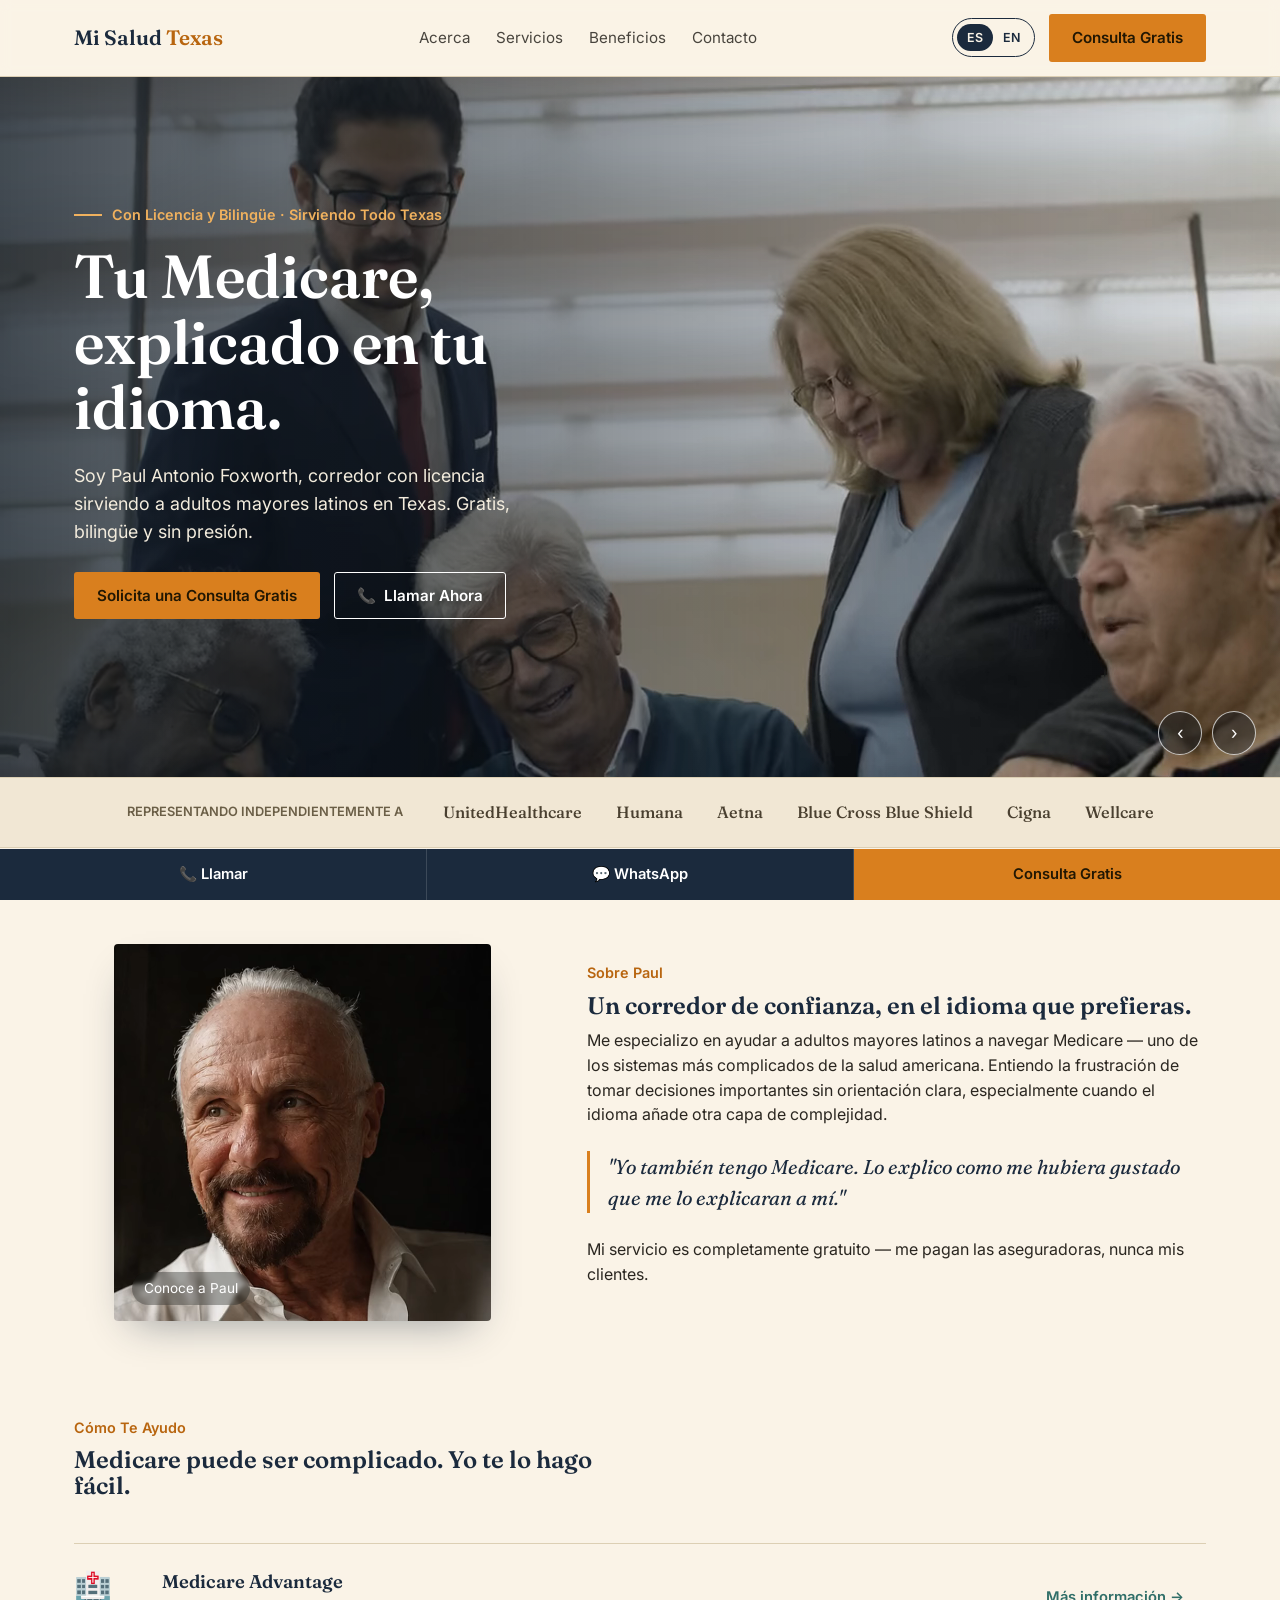
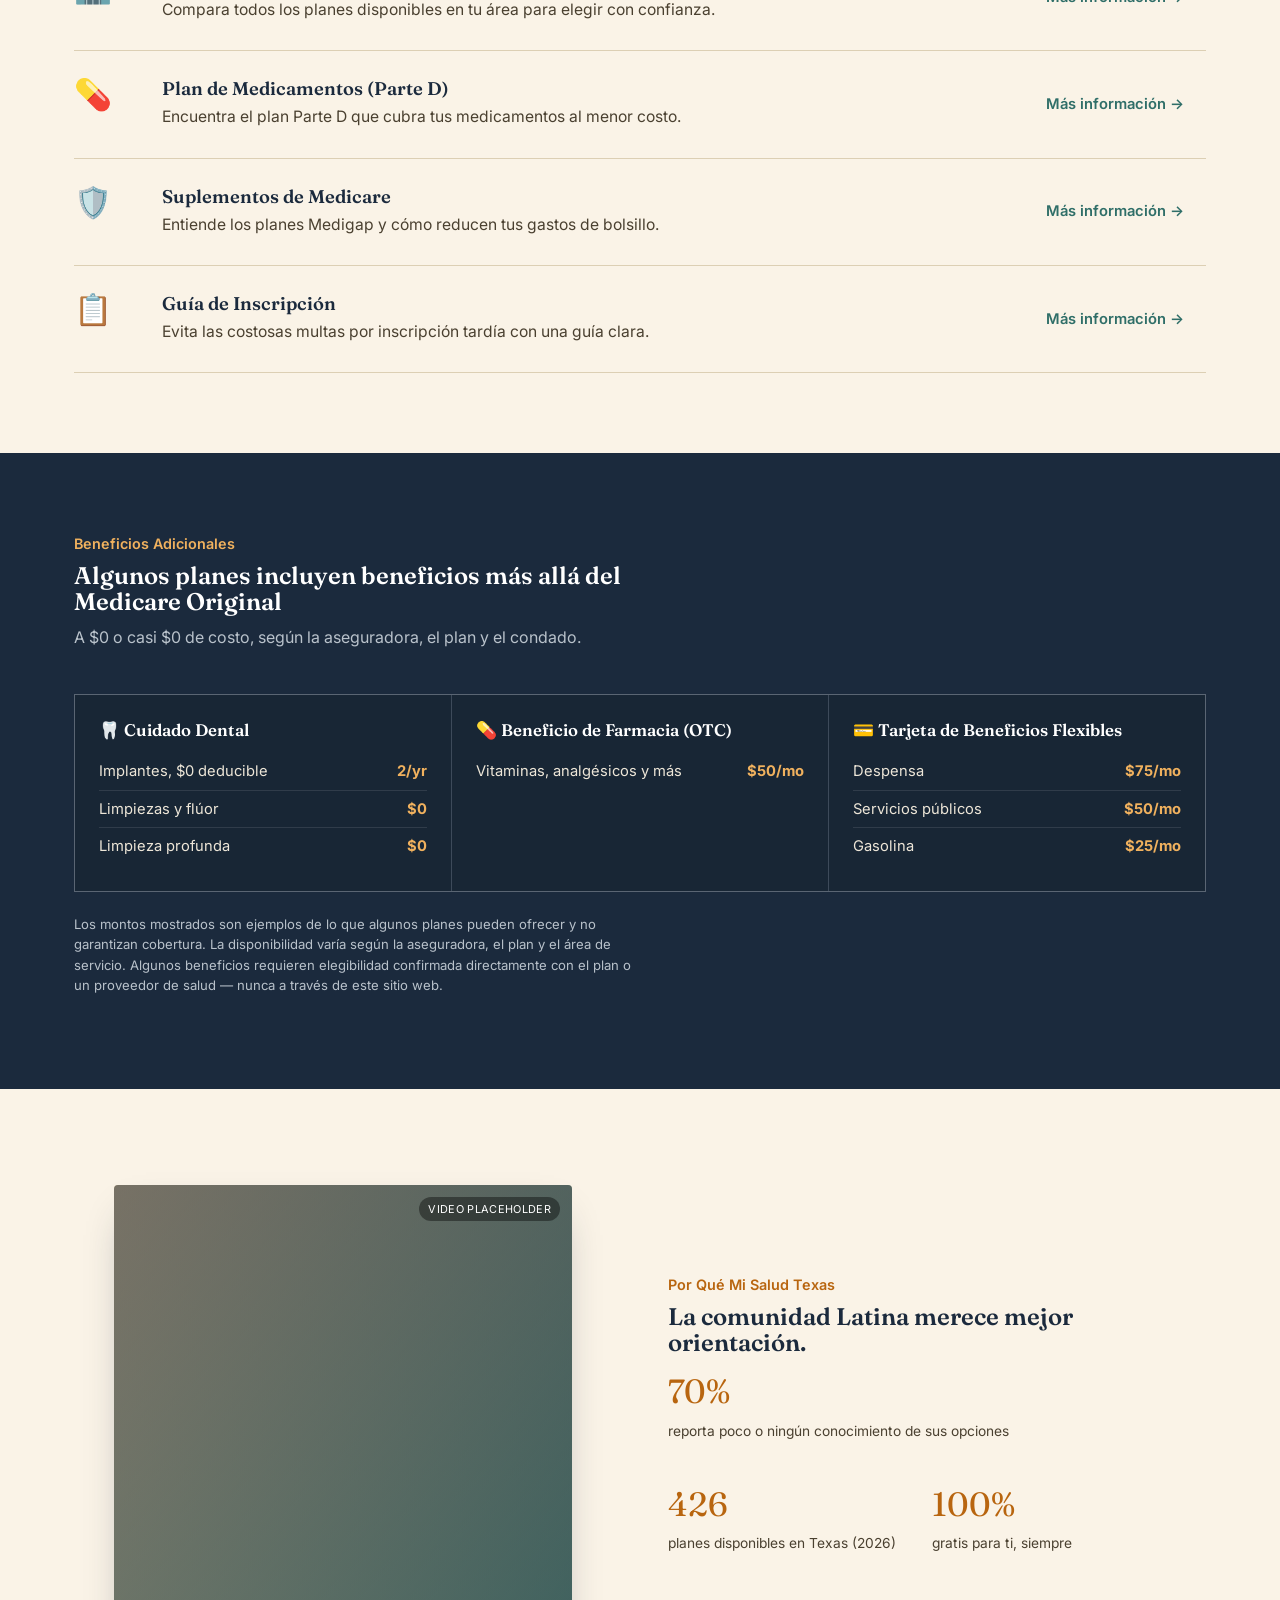
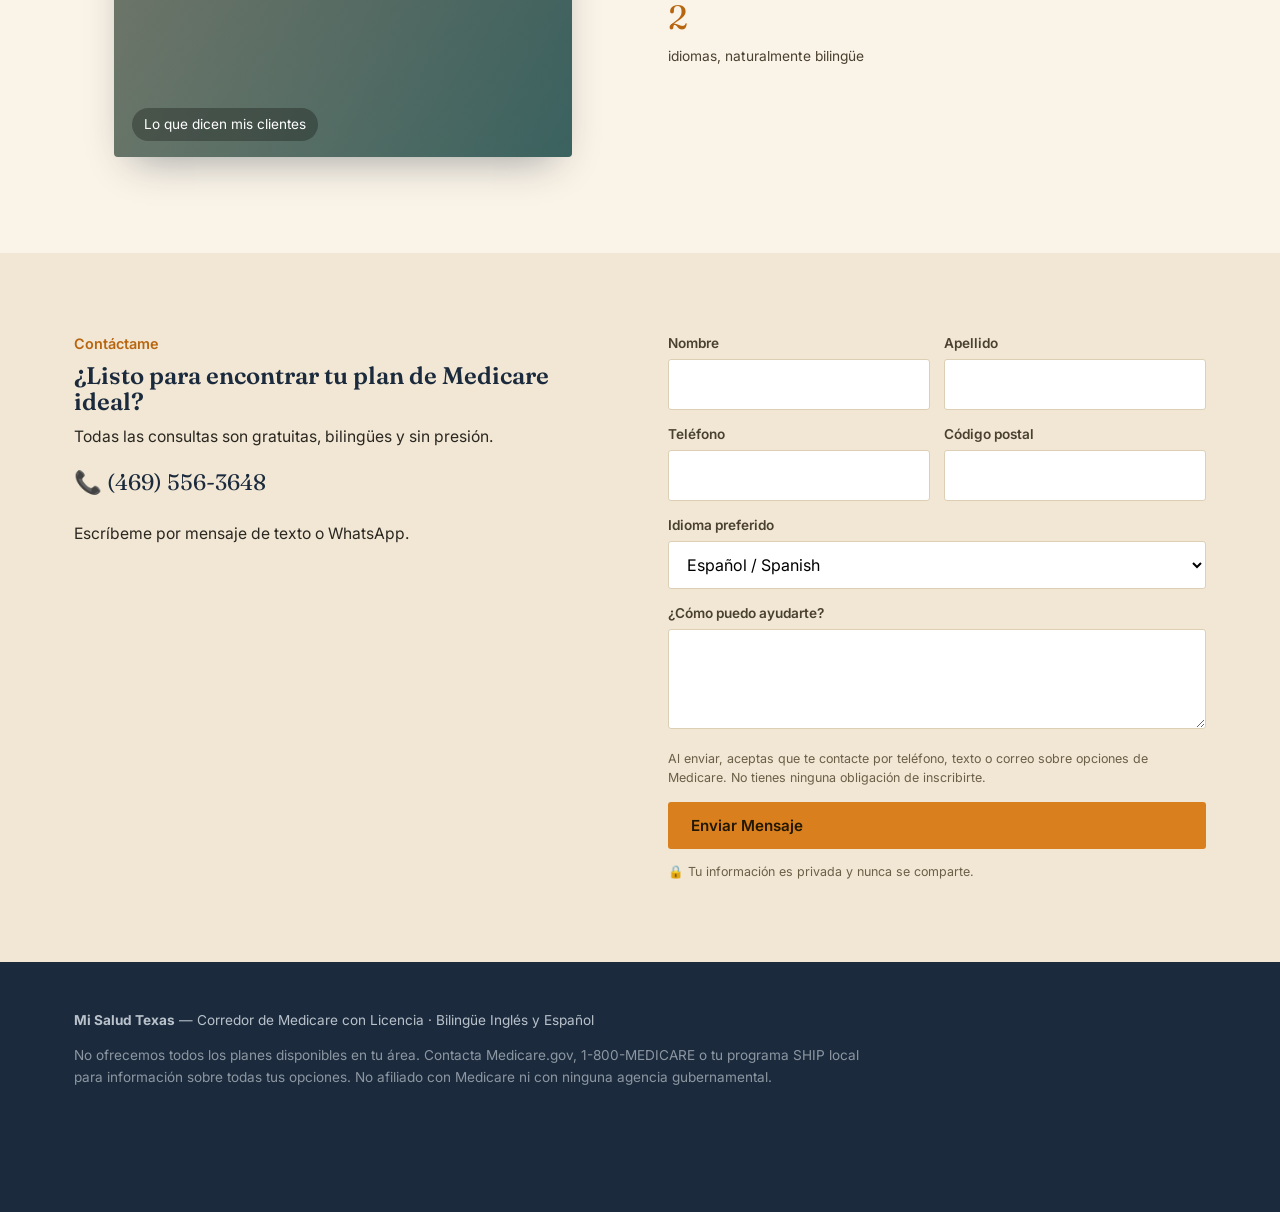
<file: index.html>
<!DOCTYPE html>
<html lang="es" data-lang="es">
<head>
<meta charset="UTF-8">
<meta name="viewport" content="width=device-width, initial-scale=1, viewport-fit=cover">
<title>Mi Salud Texas | Corredor de Medicare Bilingüe en Texas</title>
<link rel="preconnect" href="https://fonts.googleapis.com">
<link rel="preconnect" href="https://fonts.gstatic.com" crossorigin>
<link href="https://fonts.googleapis.com/css2?family=Fraunces:ital,opsz,wght@0,9..144,400;0,9..144,600;1,9..144,500&family=Inter:wght@400;500;600;700&display=swap" rel="stylesheet">
<style>
  :root{
    --ink:#1B2A3D;
    --paper:#FAF3E7;
    --paper-2:#F1E7D4;
    --marigold:#D97F1E;
    --marigold-deep:#B8650F;
    --teal:#2F6E68;
    --charcoal:#2A2620;
    --line:#DCCFB4;
    --paper-dark-bg:#12202c;
    box-sizing:border-box;
    padding-top:env(safe-area-inset-top,0px);
    padding-bottom:env(safe-area-inset-bottom,0px);
  }
  *,*::before,*::after{box-sizing:inherit}
  html{scroll-behavior:smooth;scroll-padding-top:80px}
  body{
    margin:0;background:var(--paper);color:var(--charcoal);
    font-family:'Inter',system-ui,sans-serif;line-height:1.55;
    -webkit-font-smoothing:antialiased;
  }
  h1,h2,h3{font-family:'Fraunces',Georgia,serif;color:var(--ink);margin:0 0 .4em;font-weight:600;line-height:1.08}
  p{margin:0 0 1em;max-width:62ch}
  a{color:inherit}
  img{max-width:100%;display:block}
  .wrap{max-width:1180px;margin:0 auto;padding:0 24px}
  [data-lang="en"] .es{display:none}
  [data-lang="es"] .en{display:none}
  button{font:inherit;cursor:pointer}

  /* ---- header ---- */
  header{position:sticky;top:0;z-index:40;background:rgba(250,243,231,.92);backdrop-filter:blur(6px);border-bottom:1px solid var(--line)}
  .nav-row{display:flex;align-items:center;justify-content:space-between;padding:14px 24px;max-width:1180px;margin:0 auto;gap:16px}
  .brand{font-family:'Fraunces',serif;font-weight:600;font-size:1.3rem;color:var(--ink);text-decoration:none;white-space:nowrap}
  .brand span{color:var(--marigold-deep)}
  nav.links{display:flex;gap:26px;font-size:.95rem}
  nav.links a{text-decoration:none;color:var(--charcoal);opacity:.85}
  nav.links a:hover{opacity:1}
  .nav-actions{display:flex;align-items:center;gap:14px}
  .lang-toggle{border:1px solid var(--ink);background:none;border-radius:20px;padding:5px 4px;display:flex;font-size:.78rem;font-weight:600}
  .lang-toggle button{border:none;background:none;padding:4px 10px;border-radius:16px;color:var(--ink)}
  .lang-toggle button.active{background:var(--ink);color:var(--paper)}
  .btn{display:inline-flex;align-items:center;gap:8px;text-decoration:none;font-weight:600;padding:11px 22px;border-radius:3px;border:1px solid transparent;font-size:.95rem}
  .btn-primary{background:var(--marigold);color:#211703}
  .btn-primary:hover{background:var(--marigold-deep);color:#fff}
  .btn-outline{border-color:var(--ink);color:var(--ink)}
  .menu-btn{display:none;background:none;border:none;font-size:1.5rem;color:var(--ink)}

  /* ---- hero ---- */
  .hero{padding:64px 0 40px}
  .hero-grid{display:grid;grid-template-columns:1.05fr .95fr;gap:56px;align-items:center}
  .eyebrow-line{display:flex;align-items:center;gap:10px;color:var(--teal);font-weight:600;font-size:.9rem;margin-bottom:18px}
  .eyebrow-line::before{content:"";width:28px;height:2px;background:var(--teal)}
  .hero h1{font-size:clamp(2.1rem,4vw,3.1rem);max-width:14ch}
  .hero p.lead{font-size:1.08rem;max-width:46ch;color:#3c362d}
  .trust-list{list-style:none;padding:0;margin:22px 0 28px;display:flex;flex-wrap:wrap;gap:10px 22px;font-size:.92rem}
  .trust-list li::before{content:"✓ ";color:var(--teal);font-weight:700}
  .hero-actions{display:flex;flex-wrap:wrap;gap:14px}

  .video-frame{position:relative;border-radius:4px;overflow:hidden;aspect-ratio:4/5;box-shadow:0 18px 40px -18px rgba(27,42,61,.45)}
  .video-frame video, .video-placeholder{width:100%;height:100%;object-fit:cover;display:block}
  .video-placeholder{
    background:
      linear-gradient(160deg,rgba(27,42,61,.55),rgba(47,110,104,.35)),
      linear-gradient(120deg,#e7c896,#2F6E68 55%,#1B2A3D);
    background-size:220% 220%;
    animation:panGradient 14s ease-in-out infinite alternate;
  }
  @keyframes panGradient{0%{background-position:0% 30%}100%{background-position:100% 70%}}
  .video-frame figcaption{position:absolute;left:18px;bottom:16px;color:#fff;font-size:.85rem;background:rgba(20,25,20,.35);padding:6px 12px;border-radius:20px;backdrop-filter:blur(2px)}
  .video-note{position:absolute;top:12px;right:12px;font-size:.68rem;letter-spacing:.03em;color:#fff;background:rgba(0,0,0,.4);padding:4px 9px;border-radius:20px}


  /* ---- full-bleed video hero (2 slides) ---- */
  .hero-bg{position:relative;min-height:min(80vh,700px);color:#fff;overflow:hidden;padding:0;background:var(--ink)}
  .slide{position:absolute;inset:0;opacity:0;visibility:hidden;transition:opacity .9s ease,visibility .9s;display:flex;align-items:center}
  .slide.active{opacity:1;visibility:visible}
  .slide video,.slide .video-placeholder{position:absolute;inset:0;width:100%;height:100%;object-fit:cover}
  .slide .video-placeholder.alt{background:linear-gradient(160deg,rgba(27,42,61,.5),rgba(217,127,30,.25)),linear-gradient(120deg,#1B2A3D,#2F6E68 45%,#e7b46a);background-size:220% 220%}
  .slide::after{content:"";position:absolute;inset:0;z-index:1;background:linear-gradient(90deg,rgba(14,24,34,.78) 0%,rgba(14,24,34,.4) 55%,rgba(14,24,34,.1) 100%)}
  .slide .content{position:relative;z-index:2;width:100%;padding-top:40px;padding-bottom:70px}
  .hero-bg h1{color:#fff;font-size:clamp(2.2rem,5vw,3.8rem);max-width:15ch;margin-bottom:.35em}
  .hero-bg p.lead{color:#F3ECDD;font-size:1.12rem;max-width:44ch;margin-bottom:26px}
  .hero-bg .eyebrow-line{color:#F0B15E}
  .hero-bg .eyebrow-line::before{background:#F0B15E}
  .hero-bg .btn-outline{border-color:#fff;color:#fff}
  .hero-bg .video-note{z-index:3}
  .hero-controls{position:absolute;right:24px;bottom:22px;z-index:4;display:flex;gap:10px;align-items:center}
  .hero-controls button{width:44px;height:44px;border-radius:50%;border:1px solid rgba(255,255,255,.7);background:rgba(14,24,34,.4);color:#fff;font-size:1.1rem}
  .hero-controls button:hover{background:var(--marigold);border-color:var(--marigold);color:#211703}
  .hero-controls button:focus-visible{outline:2px solid #fff;outline-offset:2px}

  /* ---- carrier strip ---- */
  .carriers{border-top:1px solid var(--line);border-bottom:1px solid var(--line);background:var(--paper-2)}
  .carriers .wrap{display:flex;flex-wrap:wrap;align-items:center;gap:26px 40px;padding:22px 24px;justify-content:center}
  .carriers span.label{font-size:.8rem;color:#6b5f47;font-weight:600}
  .carriers .names{display:flex;flex-wrap:wrap;gap:22px 34px;font-family:'Fraunces',serif;font-weight:500;color:#4a4030;font-size:1.02rem}

  /* ---- section basics ---- */
  section{padding:80px 0}
  .section-head{max-width:56ch;margin-bottom:44px}
  .kicker{color:var(--marigold-deep);font-weight:600;font-size:.9rem;margin-bottom:8px;display:block}

  /* ---- about / meet agent ---- */
  .about-grid{display:grid;grid-template-columns:.85fr 1.15fr;gap:56px;align-items:center}
  .about-grid .video-frame{aspect-ratio:1/1}
  blockquote{font-family:'Fraunces',serif;font-style:italic;font-size:1.25rem;color:var(--ink);border-left:3px solid var(--marigold);padding-left:18px;margin:24px 0}

  /* ---- services: horizontal list, not card grid ---- */
  .service-list{border-top:1px solid var(--line)}
  .service-row{display:grid;grid-template-columns:64px 1fr 160px;gap:24px;align-items:start;padding:28px 0;border-bottom:1px solid var(--line)}
  .service-row .icon{font-size:1.9rem;line-height:1}
  .service-row h3{font-size:1.15rem;margin-bottom:6px}
  .service-row p{margin:0;color:#4a4030;font-size:.98rem}
  .service-row a{align-self:center;text-decoration:none;color:var(--teal);font-weight:600;font-size:.92rem;white-space:nowrap}
  @media (max-width:640px){.service-row{grid-template-columns:44px 1fr}.service-row a{grid-column:2}}

  /* ---- benefits ---- */
  .benefits{background:var(--ink);color:#EDE6D8}
  .benefits h2{color:#fff}
  .benefits .kicker{color:#F0B15E}
  .benefit-grid{display:grid;grid-template-columns:repeat(3,1fr);gap:1px;background:rgba(255,255,255,.15);border:1px solid rgba(255,255,255,.15);margin-top:36px}
  .benefit-col{background:#182635;padding:26px 24px}
  .benefit-col h3{color:#fff;font-size:1.05rem}
  .benefit-col ul{list-style:none;margin:14px 0 0;padding:0;font-size:.92rem}
  .benefit-col li{display:flex;justify-content:space-between;gap:10px;padding:7px 0;border-top:1px solid rgba(255,255,255,.1)}
  .benefit-col li:first-child{border-top:none}
  .benefit-col .amt{color:#F0B15E;font-weight:700;white-space:nowrap}
  .benefits-fine{font-size:.82rem;color:#B9C2CB;max-width:70ch;margin-top:22px}
  @media (max-width:800px){.benefit-grid{grid-template-columns:1fr}}

  /* ---- testimonial / stats ---- */
  .proof{display:grid;grid-template-columns:1fr 1fr;gap:56px;align-items:center}
  .stat-row{display:flex;flex-wrap:wrap;gap:36px;margin-top:8px}
  .stat{min-width:120px}
  .stat .num{font-family:'Fraunces',serif;font-size:2.1rem;color:var(--marigold-deep);display:block}
  .stat .lbl{font-size:.86rem;color:#4a4030}
  .quote-frame .video-frame{aspect-ratio:16/10}

  /* ---- contact ---- */
  .contact{background:var(--paper-2)}
  .contact-grid{display:grid;grid-template-columns:1fr 1fr;gap:56px}
  form{display:grid;gap:14px}
  form .two{display:grid;grid-template-columns:1fr 1fr;gap:14px}
  input,select,textarea{font:inherit;padding:12px 14px;border:1px solid var(--line);border-radius:3px;background:#fff;width:100%}
  label{font-size:.85rem;font-weight:600;color:#4a4030;display:block;margin-bottom:5px}
  .contact-info p{font-size:.98rem}
  .contact-info .big{font-family:'Fraunces',serif;font-size:1.4rem;color:var(--ink)}


  /* ---- form status + AEP modal ---- */
  .form-status{font-size:.92rem;padding:12px 14px;border-radius:3px;display:none}
  .form-status.ok{display:block;background:#E1F0EC;color:#1d4d48;border:1px solid #9CC9C1}
  .form-status.err{display:block;background:#FBE9E4;color:#7a2a16;border:1px solid #E8B4A5}
  .consent{font-size:.78rem;color:#6b5f47;line-height:1.5;margin:0}
  .hp{position:absolute;left:-9999px;height:0;overflow:hidden}
  .modal-back{position:fixed;inset:0;z-index:100;background:rgba(14,24,34,.6);display:none;align-items:center;justify-content:center;padding:20px}
  .modal-back.open{display:flex}
  .modal{background:var(--paper);max-width:440px;width:100%;padding:32px 28px 26px;border-radius:4px;position:relative;box-shadow:0 24px 60px -20px rgba(0,0,0,.6)}
  .modal h3{font-size:1.5rem}
  .modal .x{position:absolute;top:10px;right:12px;background:none;border:none;font-size:1.6rem;color:var(--ink);line-height:1}
  .modal .btn{width:100%;justify-content:center;margin-top:10px}

  /* ---- footer ---- */
  footer{background:var(--ink);color:#B9C2CB;padding:48px 0 110px;font-size:.85rem}
  footer .wrap{display:flex;flex-direction:column;gap:14px}
  footer a{color:#EDE6D8;text-decoration:underline}
  .legal{max-width:90ch;color:#8C97A1;line-height:1.6}

  /* ---- sticky contact bar ---- */
  .sticky-bar{position:fixed;left:0;right:0;bottom:0;z-index:50;background:var(--ink);display:flex;padding-bottom:env(safe-area-inset-bottom,0px)}
  .sticky-bar a{flex:1;text-align:center;padding:14px 8px;color:#fff;text-decoration:none;font-weight:600;font-size:.92rem;border-right:1px solid rgba(255,255,255,.15)}
  .sticky-bar a:last-child{border-right:none;background:var(--marigold);color:#211703}

  @media (max-width:900px){
    .hero-grid,.about-grid,.proof,.contact-grid{grid-template-columns:1fr}
    .about-grid{gap:36px}
    .about-grid .video-frame{order:-1;max-width:360px}
    nav.links{display:none}
    .menu-btn{display:block}
  }

  @media (prefers-color-scheme:dark){
    :root:not([data-theme="light"]){}
  }
  @media (prefers-reduced-motion:reduce){
    .video-placeholder{animation:none}
  }
</style>
</head>
<body>

<header>
  <div class="nav-row">
    <a href="#" class="brand">Mi Salud <span>Texas</span></a>
    <nav class="links">
      <a href="#about"><span class="en">About</span><span class="es">Acerca</span></a>
      <a href="#services"><span class="en">Services</span><span class="es">Servicios</span></a>
      <a href="#benefits"><span class="en">Benefits</span><span class="es">Beneficios</span></a>
      <a href="#contact"><span class="en">Contact</span><span class="es">Contacto</span></a>
    </nav>
    <div class="nav-actions">
      <div class="lang-toggle">
        <button id="btn-es" class="active" onclick="setLang('es')">ES</button>
        <button id="btn-en" onclick="setLang('en')">EN</button>
      </div>
      <a class="btn btn-primary" href="#contact">
        <span class="en">Free Consultation</span><span class="es">Consulta Gratis</span>
      </a>
    </div>
  </div>
</header>

<section class="hero-bg" aria-roledescription="carousel">
  <div class="slide active">
    <video autoplay muted loop playsinline preload="auto"><source src="hero-1.mp4" type="video/mp4"><source src="hero-1.webm" type="video/webm"></video>
    <div class="wrap content">
      <span class="eyebrow-line"><span class="en">Licensed &amp; Bilingual · Serving All of Texas</span><span class="es">Con Licencia y Bilingüe · Sirviendo Todo Texas</span></span>
      <h1><span class="en">Your Medicare, explained in your language.</span><span class="es">Tu Medicare, explicado en tu idioma.</span></h1>
      <p class="lead"><span class="en">I'm Paul Antonio Foxworth, a licensed broker serving Latino seniors across Texas. Free, bilingual, and without pressure.</span><span class="es">Soy Paul Antonio Foxworth, corredor con licencia sirviendo a adultos mayores latinos en Texas. Gratis, bilingüe y sin presión.</span></p>
      <div class="hero-actions">
        <a class="btn btn-primary" href="#contact"><span class="en">Request a Free Consultation</span><span class="es">Solicita una Consulta Gratis</span></a>
        <a class="btn btn-outline js-call" href="#"><span aria-hidden="true">📞</span> <span class="en">Call Now</span><span class="es">Llamar Ahora</span></a>
      </div>
    </div>
  </div>
  <!-- SLIDE 2: replace with <video autoplay muted loop playsinline src="hero-2.mp4"></video> -->
  <div class="slide">
    <div class="video-placeholder alt"></div>
    <span class="video-note">VIDEO PLACEHOLDER</span>
    <div class="wrap content">
      <span class="eyebrow-line"><span class="en">Local Texas Broker</span><span class="es">Corredor Local en Texas</span></span>
      <h1><span class="en">I also have Medicare. I make it simple.</span><span class="es">Yo también tengo Medicare. Yo te lo hago fácil.</span></h1>
      <p class="lead"><span class="en">Compare plans with dental, OTC, grocery and utility benefits, in English or Spanish.</span><span class="es">Compara planes con beneficios dentales, farmacia, despensa y servicios, en inglés o español.</span></p>
      <div class="hero-actions">
        <a class="btn btn-primary" href="#benefits"><span class="en">See Extra Benefits</span><span class="es">Ver Beneficios Extra</span></a>
        <a class="btn btn-outline" href="#contact"><span class="en">Free Consultation</span><span class="es">Consulta Gratis</span></a>
      </div>
    </div>
  </div>
  <div class="hero-controls">
    <button type="button" aria-label="Previous slide" onclick="heroGo(-1)">‹</button>
    <button type="button" aria-label="Next slide" onclick="heroGo(1)">›</button>
  </div>
</section>

<div class="carriers">
  <div class="wrap">
    <span class="label"><span class="en">INDEPENDENTLY REPRESENTING</span><span class="es">REPRESENTANDO INDEPENDIENTEMENTE A</span></span>
    <div class="names">
      <span>UnitedHealthcare</span><span>Humana</span><span>Aetna</span><span>Blue Cross Blue Shield</span><span>Cigna</span><span>Wellcare</span>
    </div>
  </div>
</div>

<section id="about">
  <div class="wrap about-grid">
    <figure class="video-frame">
      <video autoplay muted loop playsinline preload="auto" poster="meet-paul-poster.jpg" aria-label="Paul Antonio Foxworth"><source src="meet-paul01.mp4" type="video/mp4"><source src="meet-paul.webm" type="video/webm"></video>
      <figcaption><span class="en">Meet Paul</span><span class="es">Conoce a Paul</span></figcaption>
    </figure>
    <div>
      <span class="kicker"><span class="en">About Paul</span><span class="es">Sobre Paul</span></span>
      <h2><span class="en">A broker you can trust, in the language you prefer.</span><span class="es">Un corredor de confianza, en el idioma que prefieras.</span></h2>
      <p>
        <span class="en">I specialize in helping Latino seniors navigate Medicare — one of the most confusing systems in American healthcare. I understand the frustration of making big decisions without clear guidance, especially when language adds another layer of complexity.</span>
        <span class="es">Me especializo en ayudar a adultos mayores latinos a navegar Medicare — uno de los sistemas más complicados de la salud americana. Entiendo la frustración de tomar decisiones importantes sin orientación clara, especialmente cuando el idioma añade otra capa de complejidad.</span>
      </p>
      <blockquote>
        <span class="en">"I have Medicare too. I explain it the way I wish someone had explained it to me."</span>
        <span class="es">"Yo también tengo Medicare. Lo explico como me hubiera gustado que me lo explicaran a mí."</span>
      </blockquote>
      <p>
        <span class="en">My service is completely free — I'm paid by the insurance carriers, never by my clients.</span>
        <span class="es">Mi servicio es completamente gratuito — me pagan las aseguradoras, nunca mis clientes.</span>
      </p>
    </div>
  </div>
</section>

<section id="services" style="padding-top:0">
  <div class="wrap">
    <div class="section-head">
      <span class="kicker"><span class="en">What I Help With</span><span class="es">Cómo Te Ayudo</span></span>
      <h2><span class="en">Medicare can be complicated. I make it simple.</span><span class="es">Medicare puede ser complicado. Yo te lo hago fácil.</span></h2>
    </div>
    <div class="service-list">
      <div class="service-row">
        <div class="icon">🏥</div>
        <div>
          <h3><span class="en">Medicare Advantage</span><span class="es">Medicare Advantage</span></h3>
          <p><span class="en">Compare all available plans in your area so you choose with confidence.</span><span class="es">Compara todos los planes disponibles en tu área para elegir con confianza.</span></p>
        </div>
        <a href="#contact"><span class="en">Learn more →</span><span class="es">Más información →</span></a>
      </div>
      <div class="service-row">
        <div class="icon">💊</div>
        <div>
          <h3><span class="en">Prescription Drug Plans</span><span class="es">Plan de Medicamentos (Parte D)</span></h3>
          <p><span class="en">Find the Part D plan that covers your medications at the lowest cost.</span><span class="es">Encuentra el plan Parte D que cubra tus medicamentos al menor costo.</span></p>
        </div>
        <a href="#contact"><span class="en">Learn more →</span><span class="es">Más información →</span></a>
      </div>
      <div class="service-row">
        <div class="icon">🛡️</div>
        <div>
          <h3><span class="en">Medicare Supplements</span><span class="es">Suplementos de Medicare</span></h3>
          <p><span class="en">Understand Medigap and how it reduces your out-of-pocket costs.</span><span class="es">Entiende los planes Medigap y cómo reducen tus gastos de bolsillo.</span></p>
        </div>
        <a href="#contact"><span class="en">Learn more →</span><span class="es">Más información →</span></a>
      </div>
      <div class="service-row">
        <div class="icon">📋</div>
        <div>
          <h3><span class="en">Enrollment Guidance</span><span class="es">Guía de Inscripción</span></h3>
          <p><span class="en">Avoid costly late-enrollment penalties with a clear, guided timeline.</span><span class="es">Evita las costosas multas por inscripción tardía con una guía clara.</span></p>
        </div>
        <a href="#contact"><span class="en">Learn more →</span><span class="es">Más información →</span></a>
      </div>
    </div>
  </div>
</section>

<section id="benefits" class="benefits">
  <div class="wrap">
    <div class="section-head">
      <span class="kicker"><span class="en">Extra Benefits</span><span class="es">Beneficios Adicionales</span></span>
      <h2><span class="en">Some plans include benefits far beyond Original Medicare</span><span class="es">Algunos planes incluyen beneficios más allá del Medicare Original</span></h2>
      <p style="color:#B9C2CB"><span class="en">At $0 or near-$0 cost, depending on carrier, plan and county.</span><span class="es">A $0 o casi $0 de costo, según la aseguradora, el plan y el condado.</span></p>
    </div>
    <div class="benefit-grid">
      <div class="benefit-col">
        <h3>🦷 <span class="en">Dental Care</span><span class="es">Cuidado Dental</span></h3>
        <ul>
          <li><span><span class="en">Implants, $0 deductible</span><span class="es">Implantes, $0 deducible</span></span><span class="amt">2/yr</span></li>
          <li><span><span class="en">Cleanings &amp; fluoride</span><span class="es">Limpiezas y flúor</span></span><span class="amt">$0</span></li>
          <li><span><span class="en">Deep cleaning</span><span class="es">Limpieza profunda</span></span><span class="amt">$0</span></li>
        </ul>
      </div>
      <div class="benefit-col">
        <h3>💊 <span class="en">OTC Allowance</span><span class="es">Beneficio de Farmacia (OTC)</span></h3>
        <ul>
          <li><span><span class="en">Vitamins, pain relief &amp; more</span><span class="es">Vitaminas, analgésicos y más</span></span><span class="amt">$50/mo</span></li>
        </ul>
      </div>
      <div class="benefit-col">
        <h3>💳 <span class="en">Flex Benefits Card</span><span class="es">Tarjeta de Beneficios Flexibles</span></h3>
        <ul>
          <li><span><span class="en">Groceries</span><span class="es">Despensa</span></span><span class="amt">$75/mo</span></li>
          <li><span><span class="en">Utilities</span><span class="es">Servicios públicos</span></span><span class="amt">$50/mo</span></li>
          <li><span><span class="en">Gasoline</span><span class="es">Gasolina</span></span><span class="amt">$25/mo</span></li>
        </ul>
      </div>
    </div>
    <p class="benefits-fine">
      <span class="en">Amounts shown are examples of what select plans may offer and are not a guarantee of coverage. Availability varies by carrier, plan and service area. Some benefits require eligibility confirmed directly by the plan or a healthcare provider — never through this website.</span>
      <span class="es">Los montos mostrados son ejemplos de lo que algunos planes pueden ofrecer y no garantizan cobertura. La disponibilidad varía según la aseguradora, el plan y el área de servicio. Algunos beneficios requieren elegibilidad confirmada directamente con el plan o un proveedor de salud — nunca a través de este sitio web.</span>
    </p>
  </div>
</section>

<section>
  <div class="wrap proof">
    <figure class="video-frame quote-frame">
      <div class="video-placeholder"></div>
      <span class="video-note">VIDEO PLACEHOLDER</span>
      <figcaption><span class="en">What clients are saying</span><span class="es">Lo que dicen mis clientes</span></figcaption>
    </figure>
    <div>
      <span class="kicker"><span class="en">Why Mi Salud Texas</span><span class="es">Por Qué Mi Salud Texas</span></span>
      <h2><span class="en">The Latino Medicare market deserves better.</span><span class="es">La comunidad Latina merece mejor orientación.</span></h2>
      <div class="stat-row">
        <div class="stat"><span class="num">70%</span><span class="lbl"><span class="en">report little/no knowledge of options</span><span class="es">reporta poco o ningún conocimiento de sus opciones</span></span></div>
        <div class="stat"><span class="num">426</span><span class="lbl"><span class="en">plans available in Texas (2026)</span><span class="es">planes disponibles en Texas (2026)</span></span></div>
        <div class="stat"><span class="num">100%</span><span class="lbl"><span class="en">free to you, always</span><span class="es">gratis para ti, siempre</span></span></div>
        <div class="stat"><span class="num">2</span><span class="lbl"><span class="en">languages, naturally bilingual</span><span class="es">idiomas, naturalmente bilingüe</span></span></div>
      </div>
    </div>
  </div>
</section>

<section id="contact" class="contact">
  <div class="wrap contact-grid">
    <div class="contact-info">
      <span class="kicker"><span class="en">Get In Touch</span><span class="es">Contáctame</span></span>
      <h2><span class="en">Ready to find your perfect Medicare plan?</span><span class="es">¿Listo para encontrar tu plan de Medicare ideal?</span></h2>
      <p><span class="en">All consultations are free, bilingual, and without pressure.</span><span class="es">Todas las consultas son gratuitas, bilingües y sin presión.</span></p>
      <p class="big"><span aria-hidden="true">📞</span> <a class="js-call js-call-text" href="#" style="text-decoration:none;color:inherit"></a></p>
      <p><span class="en">Please feel free to text or WhatsApp me.</span><span class="es">Escríbeme por mensaje de texto o WhatsApp.</span></p>
    </div>
    <form id="lead-form" novalidate>
      <div class="hp" aria-hidden="true"><label>Website<input name="website" tabindex="-1" autocomplete="off"></label></div>
      <div class="two">
        <div><label for="f-first"><span class="en">First name</span><span class="es">Nombre</span></label><input id="f-first" name="first_name" autocomplete="given-name" required></div>
        <div><label for="f-last"><span class="en">Last name</span><span class="es">Apellido</span></label><input id="f-last" name="last_name" autocomplete="family-name" required></div>
      </div>
      <div class="two">
        <div><label for="f-phone"><span class="en">Phone</span><span class="es">Teléfono</span></label><input id="f-phone" name="phone" type="tel" autocomplete="tel" required></div>
        <div><label for="f-zip"><span class="en">ZIP code</span><span class="es">Código postal</span></label><input id="f-zip" name="zip" inputmode="numeric" pattern="[0-9]{5}" maxlength="5" autocomplete="postal-code" required></div>
      </div>
      <div>
        <label for="f-lang"><span class="en">Preferred language</span><span class="es">Idioma preferido</span></label>
        <select id="f-lang" name="language">
          <option value="English">English / Inglés</option>
          <option value="Spanish" selected>Español / Spanish</option>
          <option value="Both">Both / Los dos</option>
        </select>
      </div>
      <div><label for="f-msg"><span class="en">How can I help you?</span><span class="es">¿Cómo puedo ayudarte?</span></label><textarea id="f-msg" name="message" rows="3"></textarea></div>
      <p class="consent"><span class="en">By sending this, you agree I may contact you by phone, text or email about Medicare options. You are under no obligation to enroll.</span><span class="es">Al enviar, aceptas que te contacte por teléfono, texto o correo sobre opciones de Medicare. No tienes ninguna obligación de inscribirte.</span></p>
      <button class="btn btn-primary" type="submit" id="lead-btn"><span class="en">Send Message</span><span class="es">Enviar Mensaje</span></button>
      <div id="form-status" class="form-status" role="status" aria-live="polite"></div>
      <p class="consent">🔒 <span class="en">Your information is private and never shared.</span><span class="es">Tu información es privada y nunca se comparte.</span></p>
    </form>
  </div>
</section>

<footer>
  <div class="wrap">
    <div><strong>Mi Salud Texas</strong> — <span class="en">Licensed Medicare Broker · Bilingual English &amp; Spanish</span><span class="es">Corredor de Medicare con Licencia · Bilingüe Inglés y Español</span></div>
    <p class="legal">
      <span class="en">We do not offer every plan available in your area. Contact Medicare.gov, 1-800-MEDICARE, or your local SHIP for information on all options. Not affiliated with Medicare or any government agency.</span>
      <span class="es">No ofrecemos todos los planes disponibles en tu área. Contacta Medicare.gov, 1-800-MEDICARE o tu programa SHIP local para información sobre todas tus opciones. No afiliado con Medicare ni con ninguna agencia gubernamental.</span>
    </p>
  </div>
</footer>

<div class="sticky-bar">
  <a href="#" class="js-call">📞 <span class="en">Call</span><span class="es">Llamar</span></a>
  <a href="#" class="js-whatsapp">💬 WhatsApp</a>
  <a href="#contact"><span class="en">Free Consultation</span><span class="es">Consulta Gratis</span></a>
</div>


<div class="modal-back" id="aep" role="dialog" aria-modal="true" aria-labelledby="aep-t">
  <div class="modal">
    <button class="x" type="button" aria-label="Close" onclick="aepClose()">×</button>
    <h3 id="aep-t"><span class="en">Medicare Annual Enrollment</span><span class="es">Inscripción Anual de Medicare</span></h3>
    <p><span class="en">Runs October 15 – December 7. Plans change every year, so let's make sure yours still fits. I'm here to help.</span><span class="es">Del 15 de octubre al 7 de diciembre. Los planes cambian cada año, así que revisemos que el tuyo siga siendo el mejor. Estoy aquí para ayudarte.</span></p>
    <a class="btn btn-outline" href="#contact" onclick="aepPick('Current client: annual plan review')"><span class="en">I'm a current client</span><span class="es">Soy cliente actual</span></a>
    <a class="btn btn-primary" href="#contact" onclick="aepPick('New client: Medicare plan help')"><span class="en">I'm a new client</span><span class="es">Soy cliente nuevo</span></a>
  </div>
</div>

<script>
/* ===== Phone number obfuscation =====
   The real number never appears as plain text in the HTML source.
   Digits are stored as char codes and assembled at runtime.
   To change the number: update BOTH arrays below.
   - TEL_E164: digits only (country code + number), for the tel: link
   - TEL_DISPLAY: formatted display, for on-page text */
var TEL_E164 = [49,52,54,57,53,53,54,51,54,52,56]; /* 14695563648 */
var TEL_DISPLAY = [40,52,54,57,41,32,53,53,54,45,51,54,52,56]; /* (469) 556-3648 */

function decodeCodes(arr){return arr.map(function(c){return String.fromCharCode(c);}).join('');}

(function wirePhone(){
  var href='tel:+'+decodeCodes(TEL_E164);
  var text=decodeCodes(TEL_DISPLAY);
  document.querySelectorAll('.js-call').forEach(function(a){a.setAttribute('href',href);});
  document.querySelectorAll('.js-call-text').forEach(function(a){a.textContent=text;});
  /* WhatsApp uses the same digits */
  var wa='https://wa.me/'+decodeCodes(TEL_E164);
  document.querySelectorAll('.js-whatsapp').forEach(function(a){a.setAttribute('href',wa);a.setAttribute('target','_blank');a.setAttribute('rel','noopener');});
})();

/* ===== Language toggle ===== */
function setLang(l){
  document.documentElement.setAttribute('data-lang', l);
  document.documentElement.setAttribute('lang', l);
  document.getElementById('btn-en').classList.toggle('active', l==='en');
  document.getElementById('btn-es').classList.toggle('active', l==='es');
  try{ localStorage.setItem('mst-lang', l); }catch(e){}
}
try{
  var saved = localStorage.getItem('mst-lang');
  if(saved) setLang(saved);
}catch(e){}

/* ===== Hero carousel ===== */
var heroI=0,heroSlides=document.querySelectorAll('.slide');
function heroGo(d){
  heroSlides[heroI].classList.remove('active');
  heroI=(heroI+d+heroSlides.length)%heroSlides.length;
  heroSlides[heroI].classList.add('active');
}
if(!window.matchMedia('(prefers-reduced-motion: reduce)').matches){
  setInterval(function(){heroGo(1)},9000);
}

/* ===== Lead form =====
   Set FORM_ENDPOINT to your Formspree/Netlify/CRM URL, e.g. 'https://formspree.io/f/mnnzznbv'.
   While empty, the form runs in demo mode (nothing is sent). */
var FORM_ENDPOINT='';
var MSG={
  ok:{en:'Thank you! I will contact you shortly.',es:'¡Gracias! Me comunicaré contigo pronto.'},
  bad:{en:'Please complete your name, phone and 5-digit ZIP code.',es:'Completa tu nombre, teléfono y código postal de 5 dígitos.'},
  err:{en:'Something went wrong. Please call or text me instead.',es:'Algo salió mal. Por favor llámame o escríbeme.'},
  demo:{en:'Demo mode: the form works but is not connected yet, so nothing was sent.',es:'Modo demo: el formulario funciona pero aún no está conectado, no se envió nada.'}
};
var leadForm=document.getElementById('lead-form'),st=document.getElementById('form-status');
function say(k,cls){var l=document.documentElement.getAttribute('data-lang');st.className='form-status '+cls;st.textContent=MSG[k][l];}
leadForm.addEventListener('submit',function(e){
  e.preventDefault();
  var d=Object.fromEntries(new FormData(leadForm).entries());
  if(d.website){return;} /* honeypot: bots fill this */
  if(!d.first_name.trim()||!d.last_name.trim()||d.phone.replace(/\D/g,'').length<10||!/^\d{5}$/.test(d.zip)){say('bad','err');return;}
  if(!FORM_ENDPOINT){say('demo','ok');return;}
  var btn=document.getElementById('lead-btn');btn.disabled=true;
  fetch(FORM_ENDPOINT,{method:'POST',headers:{'Content-Type':'application/json','Accept':'application/json'},body:JSON.stringify(d)})
    .then(function(r){if(!r.ok)throw 0;say('ok','ok');leadForm.reset();})
    .catch(function(){say('err','err');})
    .then(function(){btn.disabled=false;});
});

/* ===== AEP popup: shows once per browser session ===== */
var aep=document.getElementById('aep');
function aepClose(){aep.classList.remove('open');}
function aepPick(t){aepClose();document.getElementById('f-msg').value=t;}
aep.addEventListener('click',function(e){if(e.target===aep)aepClose();});
document.addEventListener('keydown',function(e){if(e.key==='Escape')aepClose();});
setTimeout(function(){
  try{if(sessionStorage.getItem('aep-seen'))return;sessionStorage.setItem('aep-seen','1');}catch(e){}
  aep.classList.add('open');aep.querySelector('.x').focus();
},8000);
</script>
</body>
</html>
</file>
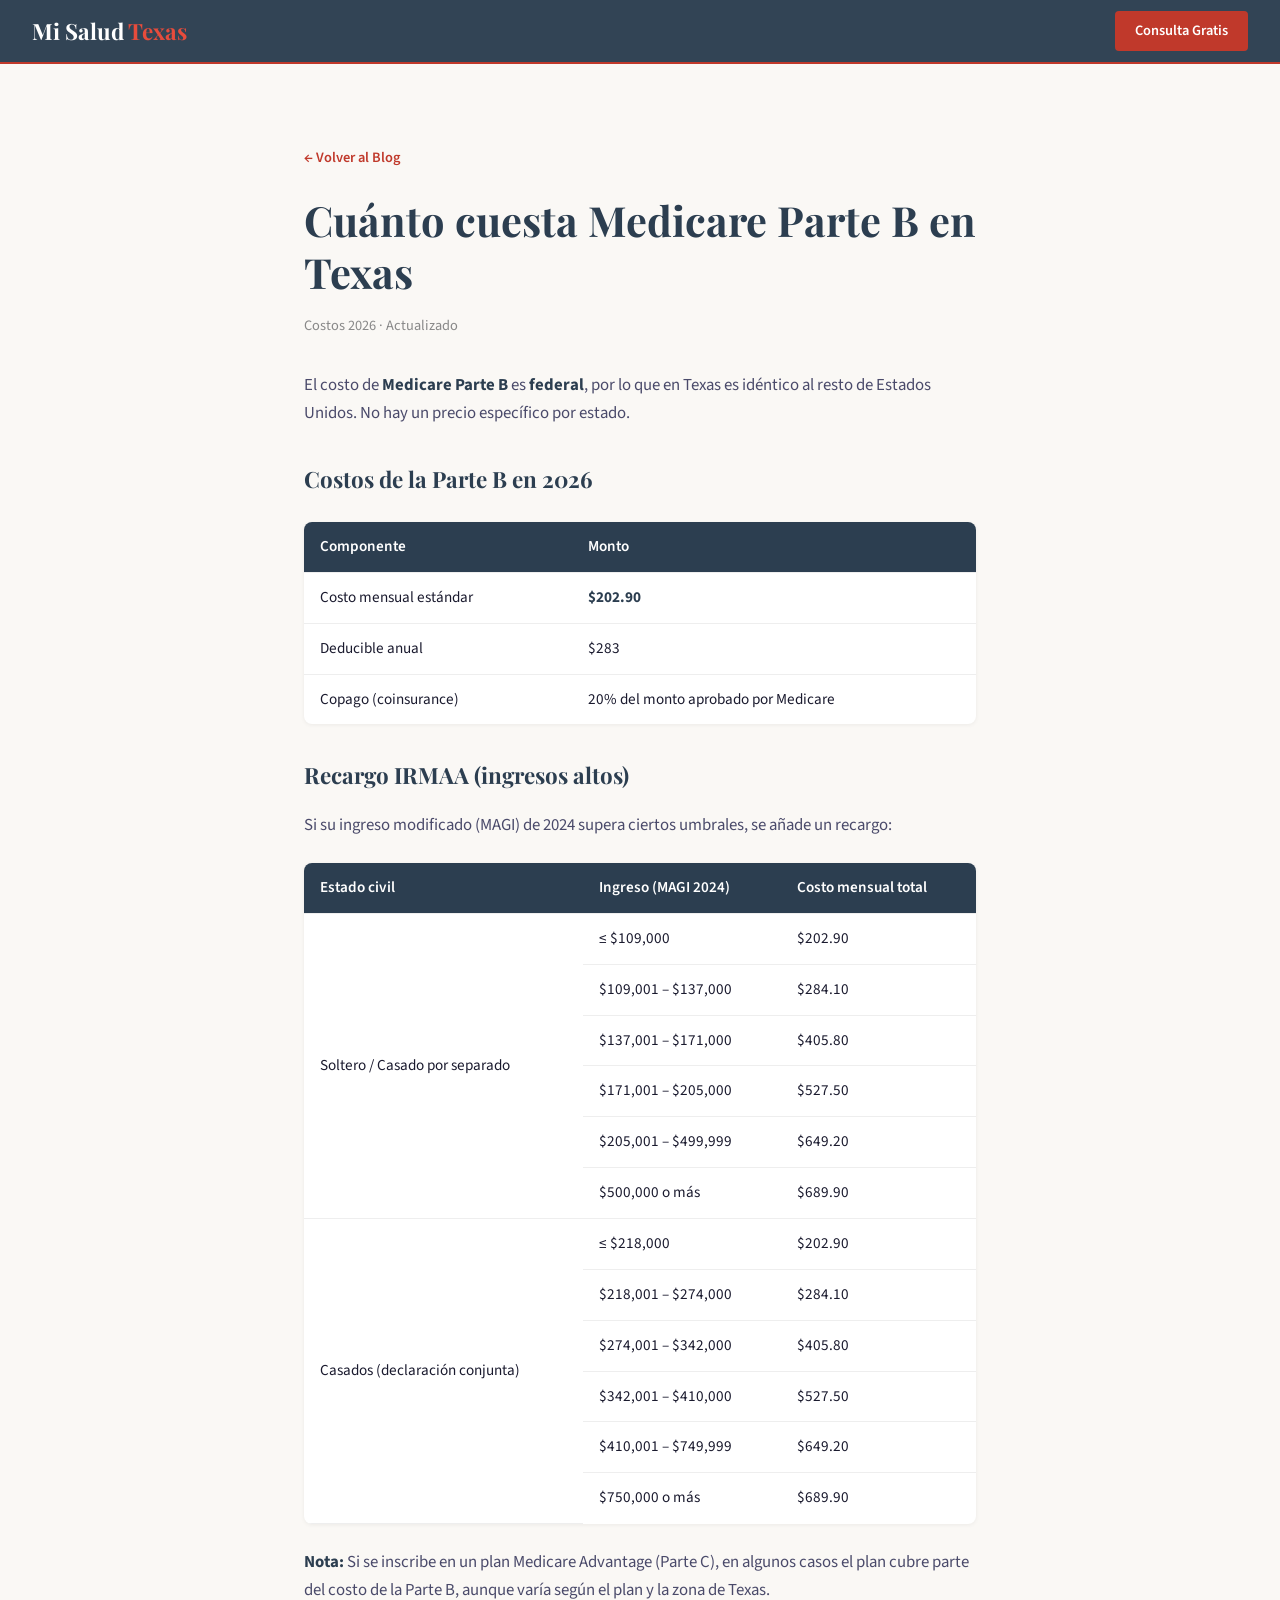
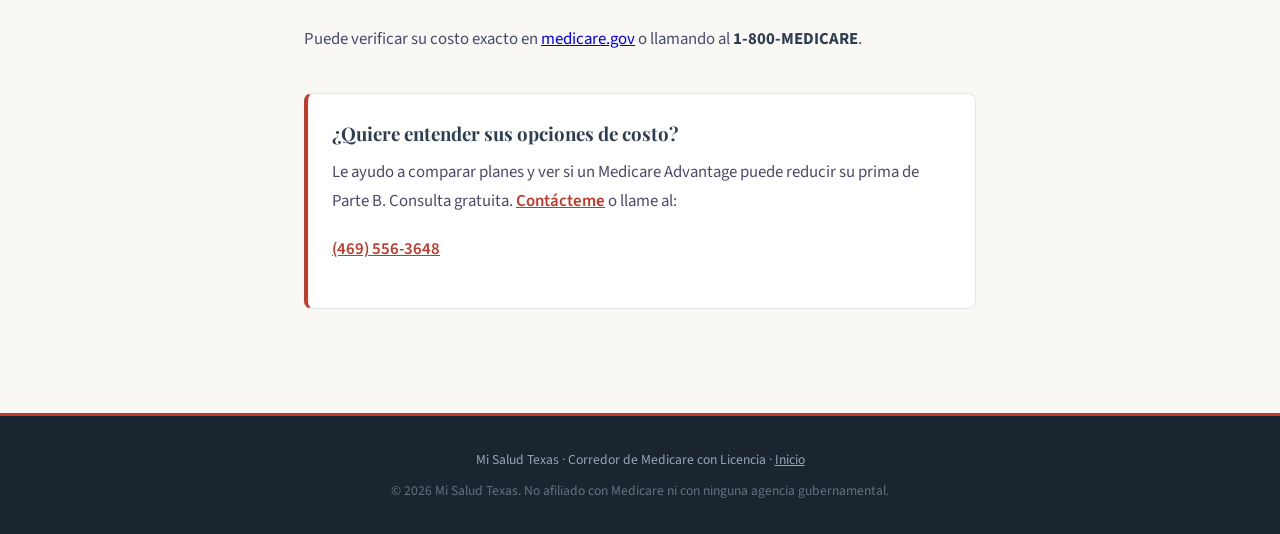
<file: blog-costo-medicare-parte-b-texas.html>
<!DOCTYPE html>
<html lang="es">
<head>
<meta charset="UTF-8"/>
<meta name="viewport" content="width=device-width, initial-scale=1.0"/>
<title>Cuánto cuesta Medicare Parte B en Texas 2026 | Mi Salud Texas</title>
<meta name="description" content="Costo de Medicare Parte B en Texas 2026: Costo estándar $202.90, deducible, coseguro y recargos IRMAA según ingresos. Tabla completa."/>
<link rel="icon" type="image/svg+xml" href="data:image/svg+xml,<svg xmlns='http://www.w3.org/2000/svg' viewBox='0 0 100 100'><rect width='100' height='100' rx='20' fill='%232C3E50'/><path d='M50 15 L57 38 L82 38 L62 53 L70 77 L50 62 L30 77 L38 53 L18 38 L43 38 Z' fill='white'/><rect x='25' y='80' width='50' height='8' rx='2' fill='%23C0392B'/></svg>">
<link href="https://fonts.googleapis.com/css2?family=Playfair+Display:wght@700;900&family=Source+Sans+3:wght@300;400;600&display=swap" rel="stylesheet"/>
<style>
  :root { --charcoal:#2C3E50; --charcoal-dark:#1a252f; --red:#C0392B; --red-light:#e74c3c; --cream:#FAF8F5; --text-mid:#4a4a6a; }
  * { margin:0; padding:0; box-sizing:border-box; }
  body { font-family:'Source Sans 3',sans-serif; background:var(--cream); color:#1a1a2e; line-height:1.7; }
  nav { background:rgba(44,62,80,0.97); padding:0 2rem; height:64px; display:flex; align-items:center; justify-content:space-between; border-bottom:2px solid var(--red); }
  .nav-brand { font-family:'Playfair Display',serif; color:white; font-size:1.4rem; font-weight:700; text-decoration:none; }
  .nav-brand span { color:var(--red-light); }
  .nav-cta { background:var(--red); color:white; padding:0.5rem 1.25rem; border-radius:4px; text-decoration:none; font-weight:600; font-size:0.9rem; }
  .article { max-width:720px; margin:0 auto; padding:5rem 1.5rem 4rem; }
  .back { color:var(--red); text-decoration:none; font-size:0.9rem; font-weight:600; display:inline-block; margin-bottom:1.5rem; }
  h1 { font-family:'Playfair Display',serif; font-size:clamp(1.8rem,4vw,2.6rem); color:var(--charcoal); margin-bottom:1rem; line-height:1.25; }
  .meta { color:#888; font-size:0.9rem; margin-bottom:2rem; }
  .content p { margin-bottom:1.25rem; color:var(--text-mid); font-size:1.05rem; }
  .content strong { color:var(--charcoal); }
  table { width:100%; border-collapse:collapse; margin:1.5rem 0; font-size:0.95rem; background:white; border-radius:8px; overflow:hidden; box-shadow:0 1px 4px rgba(0,0,0,0.06); }
  th, td { padding:0.75rem 1rem; text-align:left; border-bottom:1px solid #eee; }
  th { background:var(--charcoal); color:white; font-weight:600; }
  tr:last-child td { border-bottom:none; }
  .cta-box { background:white; border:1px solid rgba(44,62,80,0.12); border-left:4px solid var(--red); border-radius:8px; padding:1.5rem; margin:2.5rem 0; }
  .cta-box h3 { font-family:'Playfair Display',serif; color:var(--charcoal); margin-bottom:0.5rem; }
  .cta-box a { color:var(--red); font-weight:600; }
  footer { background:var(--charcoal-dark); color:rgba(200,220,240,0.7); padding:2rem; text-align:center; font-size:0.85rem; border-top:3px solid var(--red); }
  footer a { color:rgba(200,220,240,0.7); }
</style>
</head>
<body>
<nav>
  <a href="index.html" class="nav-brand">Mi Salud <span>Texas</span></a>
  <a href="index.html#contact" class="nav-cta">Consulta Gratis</a>
</nav>
<article class="article">
  <a href="index.html#blog" class="back">← Volver al Blog</a>
  <h1>Cuánto cuesta Medicare Parte B en Texas</h1>
  <p class="meta">Costos 2026 · Actualizado</p>
  <div class="content">
    <p>El costo de <strong>Medicare Parte B</strong> es <strong>federal</strong>, por lo que en Texas es idéntico al resto de Estados Unidos. No hay un precio específico por estado.</p>
    <h2 style="font-family:'Playfair Display',serif;color:var(--charcoal);margin:2rem 0 1rem;font-size:1.4rem;">Costos de la Parte B en 2026</h2>
    <table>
      <tr><th>Componente</th><th>Monto</th></tr>
      <tr><td>Costo mensual estándar</td><td><strong>$202.90</strong></td></tr>
      <tr><td>Deducible anual</td><td>$283</td></tr>
      <tr><td>Copago (coinsurance)</td><td>20% del monto aprobado por Medicare</td></tr>
    </table>
    <h2 style="font-family:'Playfair Display',serif;color:var(--charcoal);margin:2rem 0 1rem;font-size:1.4rem;">Recargo IRMAA (ingresos altos)</h2>
    <p>Si su ingreso modificado (MAGI) de 2024 supera ciertos umbrales, se añade un recargo:</p>
    <table>
      <tr><th>Estado civil</th><th>Ingreso (MAGI 2024)</th><th>Costo mensual total</th></tr>
      <tr><td rowspan="6">Soltero / Casado por separado</td><td>≤ $109,000</td><td>$202.90</td></tr>
      <tr><td>$109,001 – $137,000</td><td>$284.10</td></tr>
      <tr><td>$137,001 – $171,000</td><td>$405.80</td></tr>
      <tr><td>$171,001 – $205,000</td><td>$527.50</td></tr>
      <tr><td>$205,001 – $499,999</td><td>$649.20</td></tr>
      <tr><td>$500,000 o más</td><td>$689.90</td></tr>
      <tr><td rowspan="6">Casados (declaración conjunta)</td><td>≤ $218,000</td><td>$202.90</td></tr>
      <tr><td>$218,001 – $274,000</td><td>$284.10</td></tr>
      <tr><td>$274,001 – $342,000</td><td>$405.80</td></tr>
      <tr><td>$342,001 – $410,000</td><td>$527.50</td></tr>
      <tr><td>$410,001 – $749,999</td><td>$649.20</td></tr>
      <tr><td>$750,000 o más</td><td>$689.90</td></tr>
    </table>
    <p><strong>Nota:</strong> Si se inscribe en un plan Medicare Advantage (Parte C), en algunos casos el plan cubre parte del costo de la Parte B, aunque varía según el plan y la zona de Texas.</p>
    <p>Puede verificar su costo exacto en <a href="https://www.medicare.gov" target="_blank" rel="noopener">medicare.gov</a> o llamando al <strong>1-800-MEDICARE</strong>.</p>
    <div class="cta-box">
      <h3>¿Quiere entender sus opciones de costo?</h3>
      <p>Le ayudo a comparar planes y ver si un Medicare Advantage puede reducir su prima de Parte B. Consulta gratuita. <a href="index.html#contact">Contácteme</a> o llame al:</p>
      <p style="margin-top:0.75rem;">
        <a href="#" id="cta-call">
          <span id="cta-phone"></span>
        </a>
      </p>
    </div>
  </div>
</article>
<footer>
  <p>Mi Salud Texas · Corredor de Medicare con Licencia · <a href="index.html">Inicio</a></p>
  <p style="margin-top:0.5rem;opacity:0.6">© 2026 Mi Salud Texas. No afiliado con Medicare ni con ninguna agencia gubernamental.</p>
</footer>

<script>
document.addEventListener('DOMContentLoaded', function() {
  var phone = atob('KDQ2OSkgNTU2LTM2NDg=');
  var phoneLink = 'tel:+' + atob('MTQ2OTU1NjM2NDg=');
  
  var ctaPhone = document.getElementById('cta-phone');
  if (ctaPhone) { ctaPhone.textContent = phone; }
  var ctaCall = document.getElementById('cta-call');
  if (ctaCall) { ctaCall.href = phoneLink; }
});
</script>
</body>
</html>
</file>
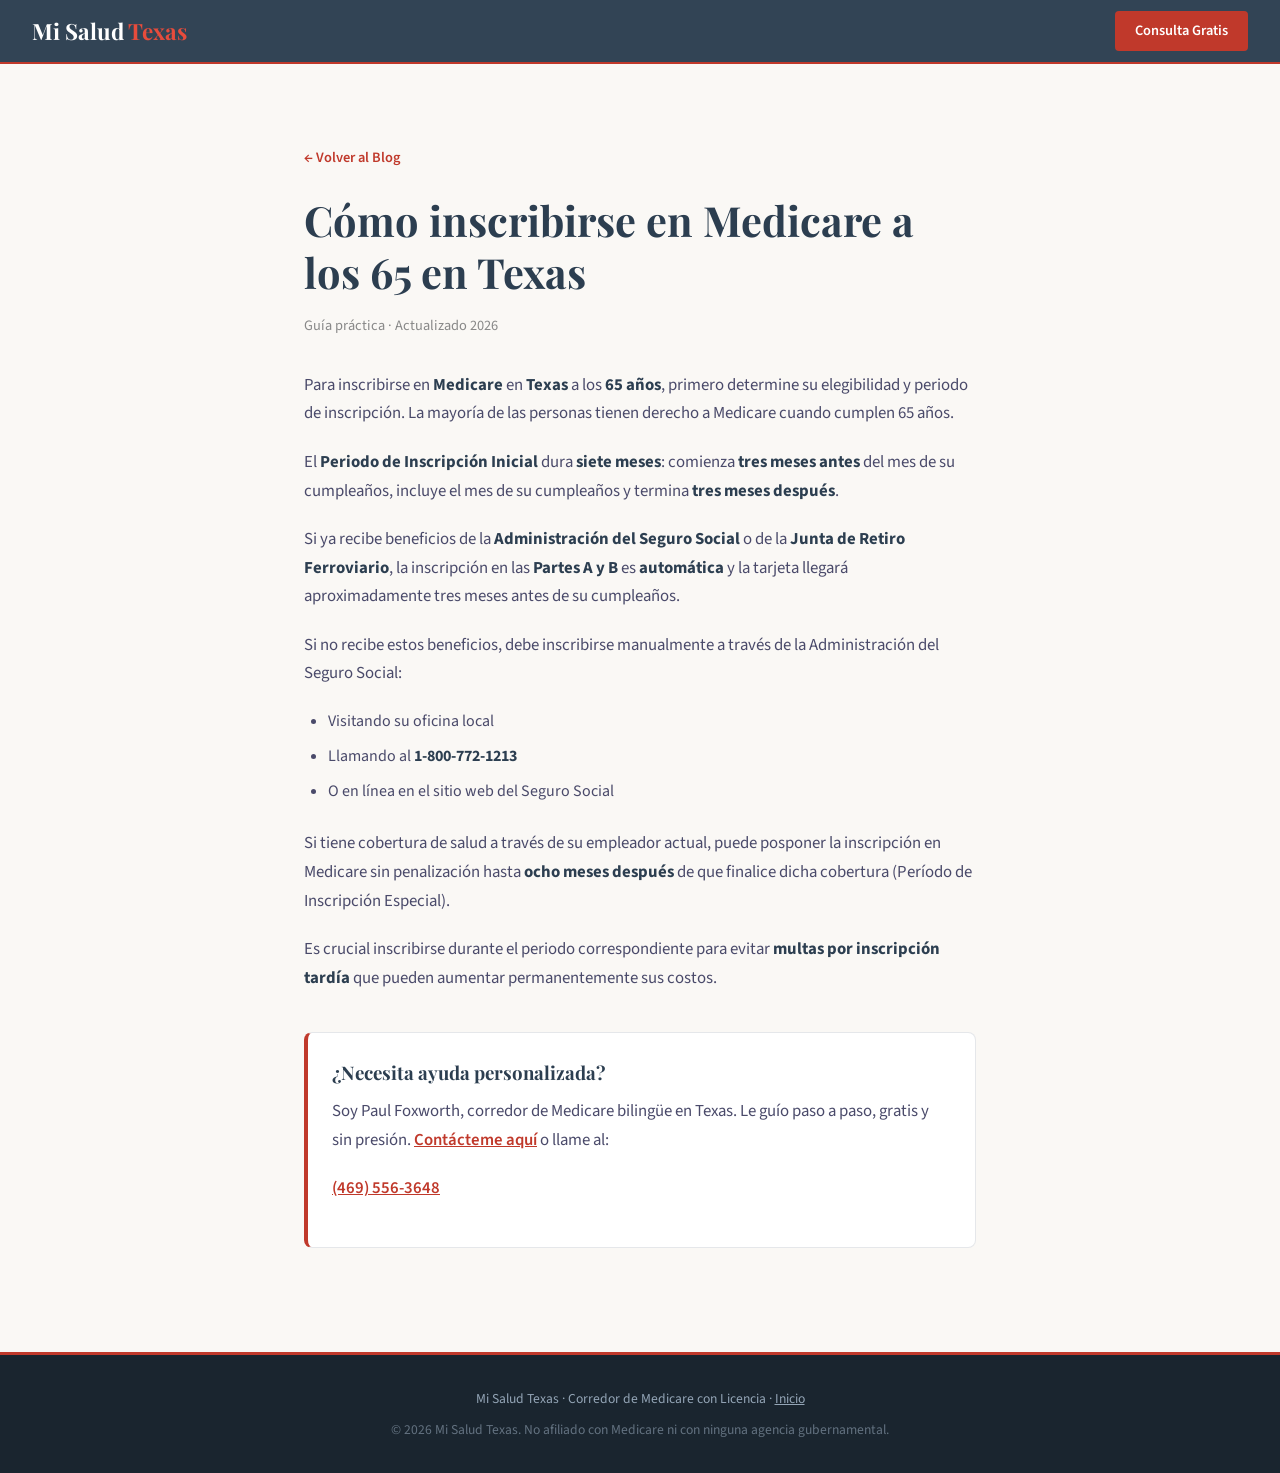
<file: blog-inscripcion-medicare-65-texas.html>
<!DOCTYPE html>
<html lang="es">
<head>
<meta charset="UTF-8"/>
<meta name="viewport" content="width=device-width, initial-scale=1.0"/>
<title>Cómo inscribirse en Medicare a los 65 en Texas | Mi Salud Texas</title>
<meta name="description" content="Guía completa para inscribirse en Medicare a los 65 años en Texas. Periodo de Inscripción Inicial, inscripción automática y cómo evitar multas por inscripción tardía."/>
<link rel="icon" type="image/svg+xml" href="data:image/svg+xml,<svg xmlns='http://www.w3.org/2000/svg' viewBox='0 0 100 100'><rect width='100' height='100' rx='20' fill='%232C3E50'/><path d='M50 15 L57 38 L82 38 L62 53 L70 77 L50 62 L30 77 L38 53 L18 38 L43 38 Z' fill='white'/><rect x='25' y='80' width='50' height='8' rx='2' fill='%23C0392B'/></svg>">
<link href="https://fonts.googleapis.com/css2?family=Playfair+Display:wght@700;900&family=Source+Sans+3:wght@300;400;600&display=swap" rel="stylesheet"/>
<style>
  :root { --charcoal:#2C3E50; --charcoal-dark:#1a252f; --red:#C0392B; --red-light:#e74c3c; --cream:#FAF8F5; --text-mid:#4a4a6a; }
  * { margin:0; padding:0; box-sizing:border-box; }
  body { font-family:'Source Sans 3',sans-serif; background:var(--cream); color:#1a1a2e; line-height:1.7; }
  nav { background:rgba(44,62,80,0.97); padding:0 2rem; height:64px; display:flex; align-items:center; justify-content:space-between; border-bottom:2px solid var(--red); }
  .nav-brand { font-family:'Playfair Display',serif; color:white; font-size:1.4rem; font-weight:700; text-decoration:none; }
  .nav-brand span { color:var(--red-light); }
  .nav-cta { background:var(--red); color:white; padding:0.5rem 1.25rem; border-radius:4px; text-decoration:none; font-weight:600; font-size:0.9rem; }
  .article { max-width:720px; margin:0 auto; padding:5rem 1.5rem 4rem; }
  .back { color:var(--red); text-decoration:none; font-size:0.9rem; font-weight:600; display:inline-block; margin-bottom:1.5rem; }
  h1 { font-family:'Playfair Display',serif; font-size:clamp(1.8rem,4vw,2.6rem); color:var(--charcoal); margin-bottom:1rem; line-height:1.25; }
  .meta { color:#888; font-size:0.9rem; margin-bottom:2rem; }
  .content p { margin-bottom:1.25rem; color:var(--text-mid); font-size:1.05rem; }
  .content strong { color:var(--charcoal); }
  .content ul { margin:1rem 0 1.5rem 1.5rem; color:var(--text-mid); }
  .content li { margin-bottom:0.5rem; }
  .cta-box { background:white; border:1px solid rgba(44,62,80,0.12); border-left:4px solid var(--red); border-radius:8px; padding:1.5rem; margin:2.5rem 0; }
  .cta-box h3 { font-family:'Playfair Display',serif; color:var(--charcoal); margin-bottom:0.5rem; }
  .cta-box a { color:var(--red); font-weight:600; }
  footer { background:var(--charcoal-dark); color:rgba(200,220,240,0.7); padding:2rem; text-align:center; font-size:0.85rem; border-top:3px solid var(--red); }
  footer a { color:rgba(200,220,240,0.7); }
</style>
</head>
<body>
<nav>
  <a href="index.html" class="nav-brand">Mi Salud <span>Texas</span></a>
  <a href="index.html#contact" class="nav-cta">Consulta Gratis</a>
</nav>
<article class="article">
  <a href="index.html#blog" class="back">← Volver al Blog</a>
  <h1>Cómo inscribirse en Medicare a los 65 en Texas</h1>
  <p class="meta">Guía práctica · Actualizado 2026</p>
  <div class="content">
    <p>Para inscribirse en <strong>Medicare</strong> en <strong>Texas</strong> a los <strong>65 años</strong>, primero determine su elegibilidad y periodo de inscripción. La mayoría de las personas tienen derecho a Medicare cuando cumplen 65 años.</p>
    <p>El <strong>Periodo de Inscripción Inicial</strong> dura <strong>siete meses</strong>: comienza <strong>tres meses antes</strong> del mes de su cumpleaños, incluye el mes de su cumpleaños y termina <strong>tres meses después</strong>.</p>
    <p>Si ya recibe beneficios de la <strong>Administración del Seguro Social</strong> o de la <strong>Junta de Retiro Ferroviario</strong>, la inscripción en las <strong>Partes A y B</strong> es <strong>automática</strong> y la tarjeta llegará aproximadamente tres meses antes de su cumpleaños.</p>
    <p>Si no recibe estos beneficios, debe inscribirse manualmente a través de la Administración del Seguro Social:</p>
    <ul>
      <li>Visitando su oficina local</li>
      <li>Llamando al <strong>1-800-772-1213</strong></li>
      <li>O en línea en el sitio web del Seguro Social</li>
    </ul>
    <p>Si tiene cobertura de salud a través de su empleador actual, puede posponer la inscripción en Medicare sin penalización hasta <strong>ocho meses después</strong> de que finalice dicha cobertura (Período de Inscripción Especial).</p>
    <p>Es crucial inscribirse durante el periodo correspondiente para evitar <strong>multas por inscripción tardía</strong> que pueden aumentar permanentemente sus costos.</p>
    <div class="cta-box">
      <h3>¿Necesita ayuda personalizada?</h3>
      <p>Soy Paul Foxworth, corredor de Medicare bilingüe en Texas. Le guío paso a paso, gratis y sin presión. <a href="index.html#contact">Contácteme aquí</a> o llame al:</p>
      <p style="margin-top:0.75rem;">
        <a href="#" id="cta-call">
          <span id="cta-phone"></span>
        </a>
      </p>
    </div>
  </div>
</article>
<footer>
  <p>Mi Salud Texas · Corredor de Medicare con Licencia · <a href="index.html">Inicio</a></p>
  <p style="margin-top:0.5rem;opacity:0.6">© 2026 Mi Salud Texas. No afiliado con Medicare ni con ninguna agencia gubernamental.</p>
</footer>

<script>
document.addEventListener('DOMContentLoaded', function() {
  var phone = atob('KDQ2OSkgNTU2LTM2NDg=');
  var phoneLink = 'tel:+' + atob('MTQ2OTU1NjM2NDg=');
  
  var ctaPhone = document.getElementById('cta-phone');
  if (ctaPhone) { ctaPhone.textContent = phone; }
  var ctaCall = document.getElementById('cta-call');
  if (ctaCall) { ctaCall.href = phoneLink; }
});
</script>
</body>
</html>
</file>
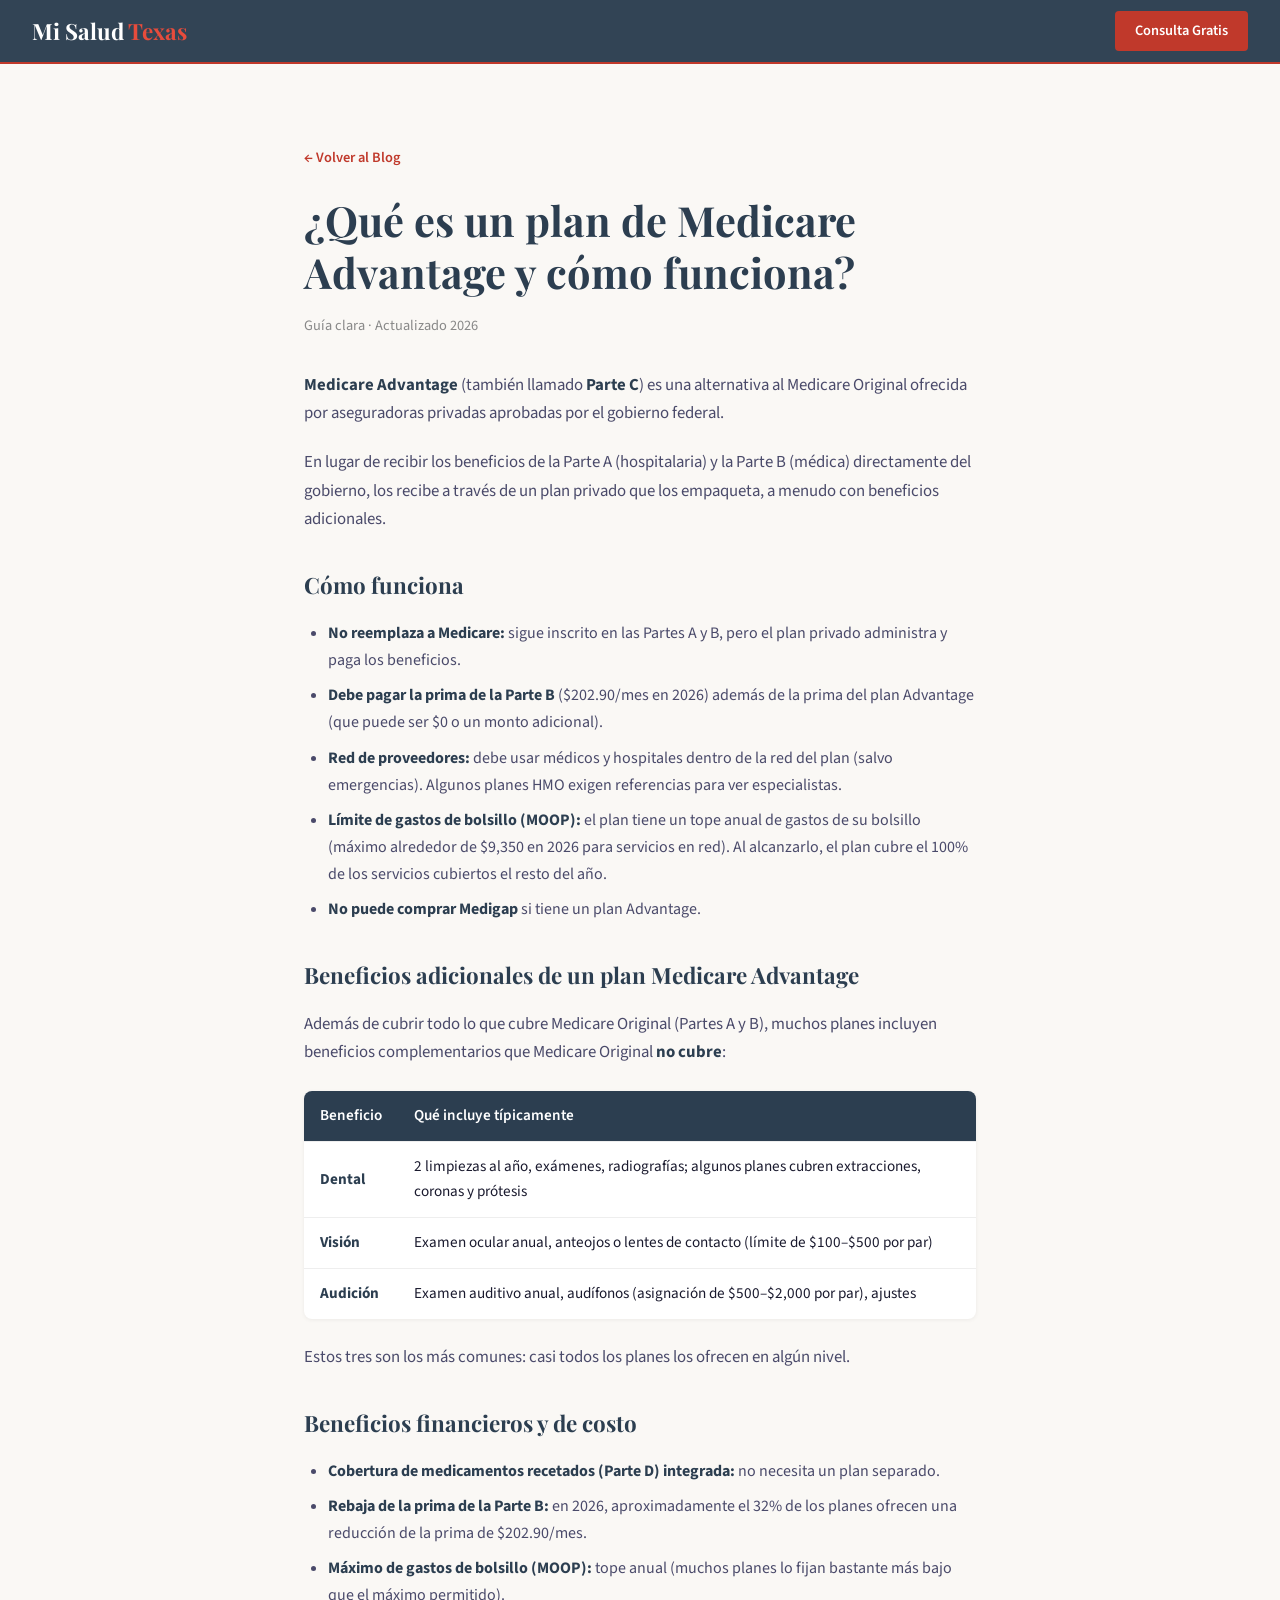
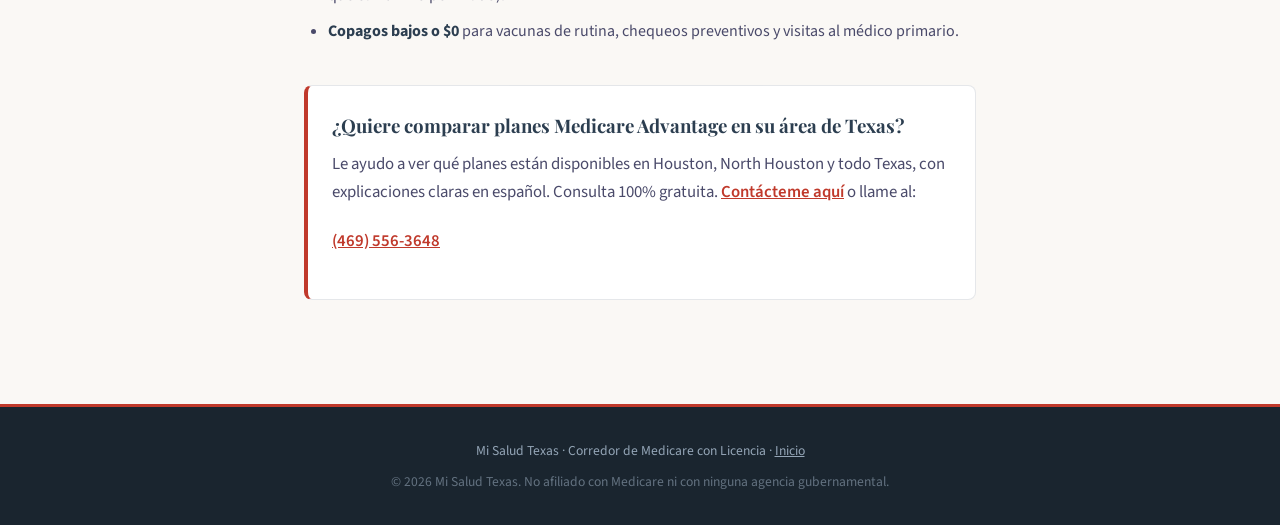
<file: blog-medicare-advantage-como-funciona.html>
<!DOCTYPE html>
<html lang="es">
<head>
<meta charset="UTF-8"/>
<meta name="viewport" content="width=device-width, initial-scale=1.0"/>
<title>Qué es un plan de Medicare Advantage y cómo funciona | Mi Salud Texas</title>
<meta name="description" content="Explicación clara de Medicare Advantage (Parte C): cómo funciona, red de proveedores, MOOP, beneficios dentales, visión, audición y diferencias con Medicare Original."/>
<link rel="icon" type="image/svg+xml" href="data:image/svg+xml,<svg xmlns='http://www.w3.org/2000/svg' viewBox='0 0 100 100'><rect width='100' height='100' rx='20' fill='%232C3E50'/><path d='M50 15 L57 38 L82 38 L62 53 L70 77 L50 62 L30 77 L38 53 L18 38 L43 38 Z' fill='white'/><rect x='25' y='80' width='50' height='8' rx='2' fill='%23C0392B'/></svg>">
<link href="https://fonts.googleapis.com/css2?family=Playfair+Display:wght@700;900&family=Source+Sans+3:wght@300;400;600&display=swap" rel="stylesheet"/>
<style>
  :root { --charcoal:#2C3E50; --charcoal-dark:#1a252f; --red:#C0392B; --red-light:#e74c3c; --cream:#FAF8F5; --text-mid:#4a4a6a; }
  * { margin:0; padding:0; box-sizing:border-box; }
  body { font-family:'Source Sans 3',sans-serif; background:var(--cream); color:#1a1a2e; line-height:1.7; }
  nav { background:rgba(44,62,80,0.97); padding:0 2rem; height:64px; display:flex; align-items:center; justify-content:space-between; border-bottom:2px solid var(--red); }
  .nav-brand { font-family:'Playfair Display',serif; color:white; font-size:1.4rem; font-weight:700; text-decoration:none; }
  .nav-brand span { color:var(--red-light); }
  .nav-cta { background:var(--red); color:white; padding:0.5rem 1.25rem; border-radius:4px; text-decoration:none; font-weight:600; font-size:0.9rem; }
  .article { max-width:720px; margin:0 auto; padding:5rem 1.5rem 4rem; }
  .back { color:var(--red); text-decoration:none; font-size:0.9rem; font-weight:600; display:inline-block; margin-bottom:1.5rem; }
  h1 { font-family:'Playfair Display',serif; font-size:clamp(1.8rem,4vw,2.6rem); color:var(--charcoal); margin-bottom:1rem; line-height:1.25; }
  .meta { color:#888; font-size:0.9rem; margin-bottom:2rem; }
  .content p { margin-bottom:1.25rem; color:var(--text-mid); font-size:1.05rem; }
  .content strong { color:var(--charcoal); }
  .content h2 { font-family:'Playfair Display',serif; color:var(--charcoal); margin:2rem 0 1rem; font-size:1.4rem; }
  .content ul { margin:1rem 0 1.5rem 1.5rem; color:var(--text-mid); }
  .content li { margin-bottom:0.5rem; }
  table { width:100%; border-collapse:collapse; margin:1.5rem 0; font-size:0.95rem; background:white; border-radius:8px; overflow:hidden; box-shadow:0 1px 4px rgba(0,0,0,0.06); }
  th, td { padding:0.75rem 1rem; text-align:left; border-bottom:1px solid #eee; }
  th { background:var(--charcoal); color:white; font-weight:600; }
  tr:last-child td { border-bottom:none; }
  .cta-box { background:white; border:1px solid rgba(44,62,80,0.12); border-left:4px solid var(--red); border-radius:8px; padding:1.5rem; margin:2.5rem 0; }
  .cta-box h3 { font-family:'Playfair Display',serif; color:var(--charcoal); margin-bottom:0.5rem; }
  .cta-box a { color:var(--red); font-weight:600; }
  footer { background:var(--charcoal-dark); color:rgba(200,220,240,0.7); padding:2rem; text-align:center; font-size:0.85rem; border-top:3px solid var(--red); }
  footer a { color:rgba(200,220,240,0.7); }
</style>
</head>
<body>
<nav>
  <a href="index.html" class="nav-brand">Mi Salud <span>Texas</span></a>
  <a href="index.html#contact" class="nav-cta">Consulta Gratis</a>
</nav>
<article class="article">
  <a href="index.html#blog" class="back">← Volver al Blog</a>
  <h1>¿Qué es un plan de Medicare Advantage y cómo funciona?</h1>
  <p class="meta">Guía clara · Actualizado 2026</p>
  <div class="content">
    <p><strong>Medicare Advantage</strong> (también llamado <strong>Parte C</strong>) es una alternativa al Medicare Original ofrecida por aseguradoras privadas aprobadas por el gobierno federal.</p>
    <p>En lugar de recibir los beneficios de la Parte A (hospitalaria) y la Parte B (médica) directamente del gobierno, los recibe a través de un plan privado que los empaqueta, a menudo con beneficios adicionales.</p>
    <h2>Cómo funciona</h2>
    <ul>
      <li><strong>No reemplaza a Medicare:</strong> sigue inscrito en las Partes A y B, pero el plan privado administra y paga los beneficios.</li>
      <li><strong>Debe pagar la prima de la Parte B</strong> ($202.90/mes en 2026) además de la prima del plan Advantage (que puede ser $0 o un monto adicional).</li>
      <li><strong>Red de proveedores:</strong> debe usar médicos y hospitales dentro de la red del plan (salvo emergencias). Algunos planes HMO exigen referencias para ver especialistas.</li>
      <li><strong>Límite de gastos de bolsillo (MOOP):</strong> el plan tiene un tope anual de gastos de su bolsillo (máximo alrededor de $9,350 en 2026 para servicios en red). Al alcanzarlo, el plan cubre el 100% de los servicios cubiertos el resto del año.</li>
      <li><strong>No puede comprar Medigap</strong> si tiene un plan Advantage.</li>
    </ul>
    <h2>Beneficios adicionales de un plan Medicare Advantage</h2>
    <p>Además de cubrir todo lo que cubre Medicare Original (Partes A y B), muchos planes incluyen beneficios complementarios que Medicare Original <strong>no cubre</strong>:</p>
    <table>
      <tr><th>Beneficio</th><th>Qué incluye típicamente</th></tr>
      <tr><td><strong>Dental</strong></td><td>2 limpiezas al año, exámenes, radiografías; algunos planes cubren extracciones, coronas y prótesis</td></tr>
      <tr><td><strong>Visión</strong></td><td>Examen ocular anual, anteojos o lentes de contacto (límite de $100–$500 por par)</td></tr>
      <tr><td><strong>Audición</strong></td><td>Examen auditivo anual, audífonos (asignación de $500–$2,000 por par), ajustes</td></tr>
    </table>
    <p>Estos tres son los más comunes: casi todos los planes los ofrecen en algún nivel.</p>
    <h2>Beneficios financieros y de costo</h2>
    <ul>
      <li><strong>Cobertura de medicamentos recetados (Parte D) integrada:</strong> no necesita un plan separado.</li>
      <li><strong>Rebaja de la prima de la Parte B:</strong> en 2026, aproximadamente el 32% de los planes ofrecen una reducción de la prima de $202.90/mes.</li>
      <li><strong>Máximo de gastos de bolsillo (MOOP):</strong> tope anual (muchos planes lo fijan bastante más bajo que el máximo permitido).</li>
      <li><strong>Copagos bajos o $0</strong> para vacunas de rutina, chequeos preventivos y visitas al médico primario.</li>
    </ul>
    <div class="cta-box">
      <h3>¿Quiere comparar planes Medicare Advantage en su área de Texas?</h3>
      <p>Le ayudo a ver qué planes están disponibles en Houston, North Houston y todo Texas, con explicaciones claras en español. Consulta 100% gratuita. <a href="index.html#contact">Contácteme aquí</a> o llame al:</p>
      <p style="margin-top:0.75rem;">
        <a href="#" id="cta-call">
          <span id="cta-phone"></span>
        </a>
      </p>
    </div>
  </div>
</article>
<footer>
  <p>Mi Salud Texas · Corredor de Medicare con Licencia · <a href="index.html">Inicio</a></p>
  <p style="margin-top:0.5rem;opacity:0.6">© 2026 Mi Salud Texas. No afiliado con Medicare ni con ninguna agencia gubernamental.</p>
</footer>

<script>
document.addEventListener('DOMContentLoaded', function() {
  var phone = atob('KDQ2OSkgNTU2LTM2NDg=');
  var phoneLink = 'tel:+' + atob('MTQ2OTU1NjM2NDg=');
  
  var ctaPhone = document.getElementById('cta-phone');
  if (ctaPhone) { ctaPhone.textContent = phone; }
  var ctaCall = document.getElementById('cta-call');
  if (ctaCall) { ctaCall.href = phoneLink; }
});
</script>
</body>
</html>
</file>
